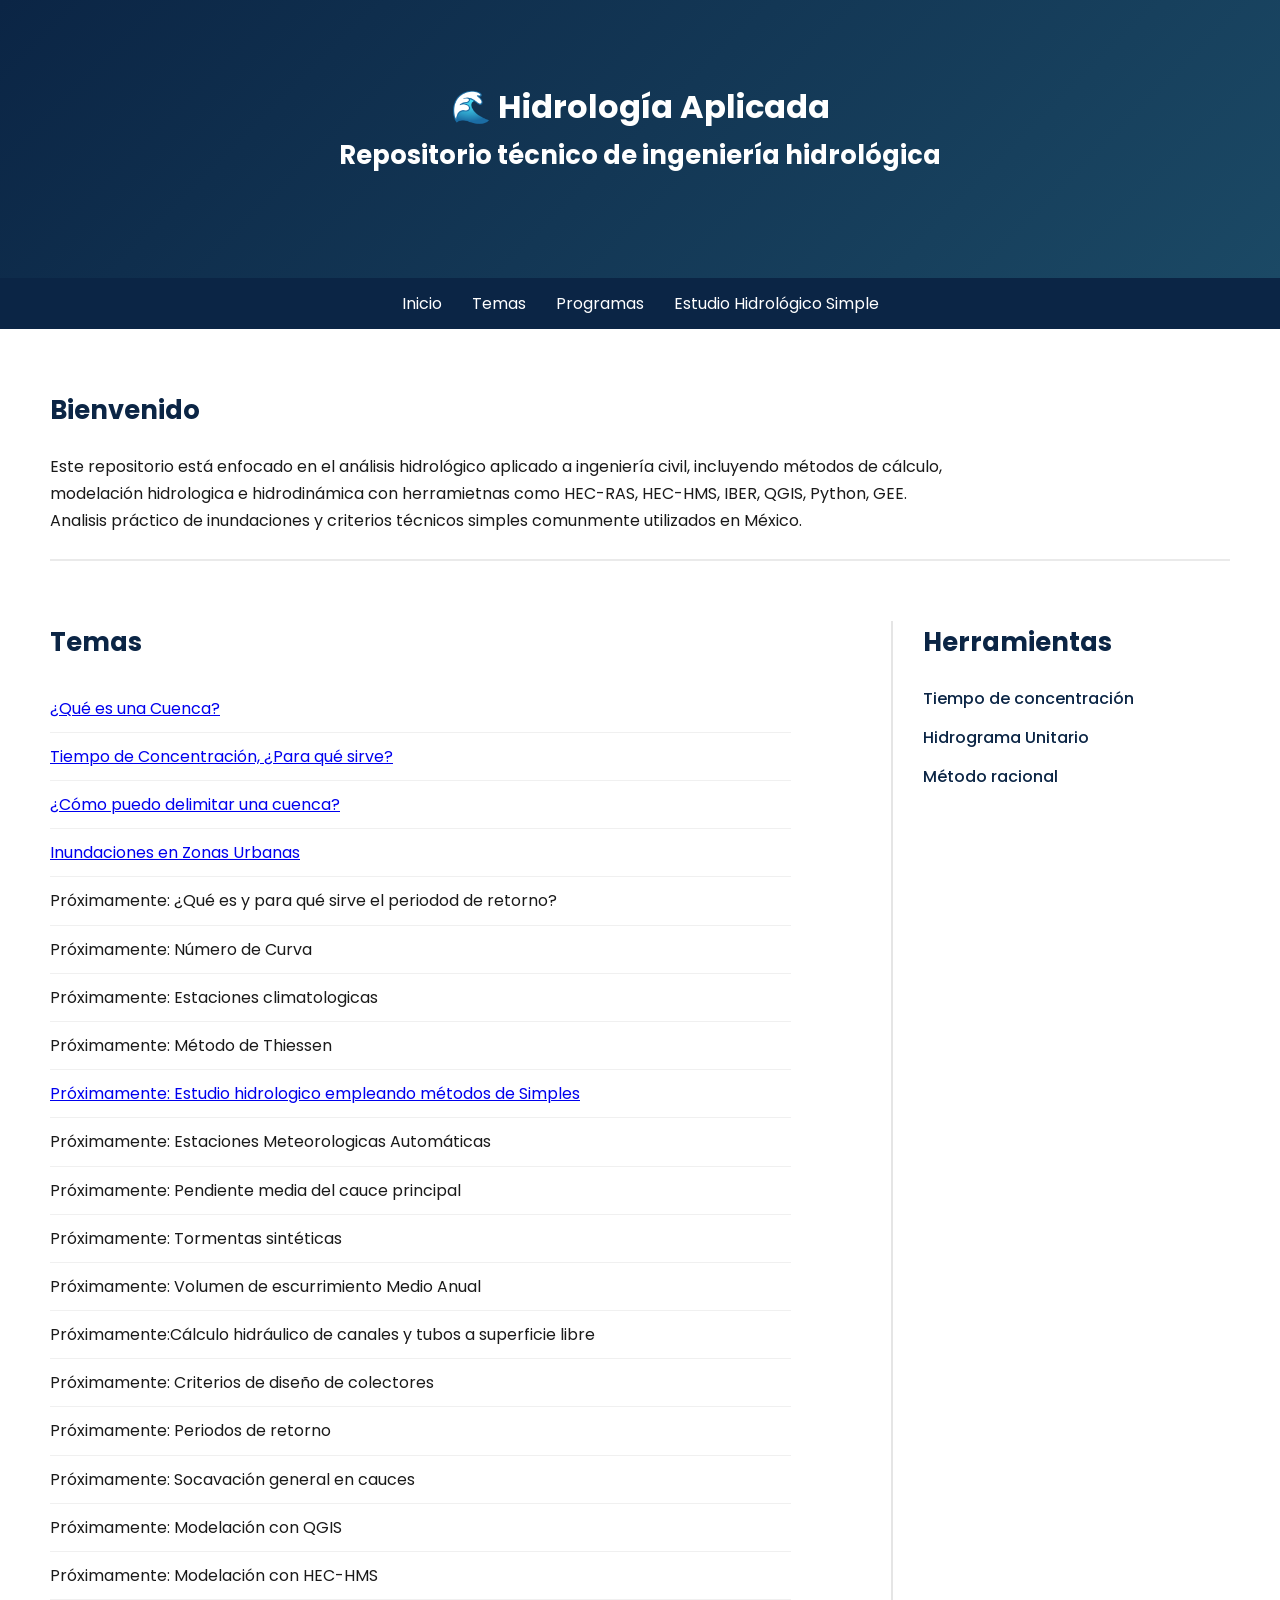
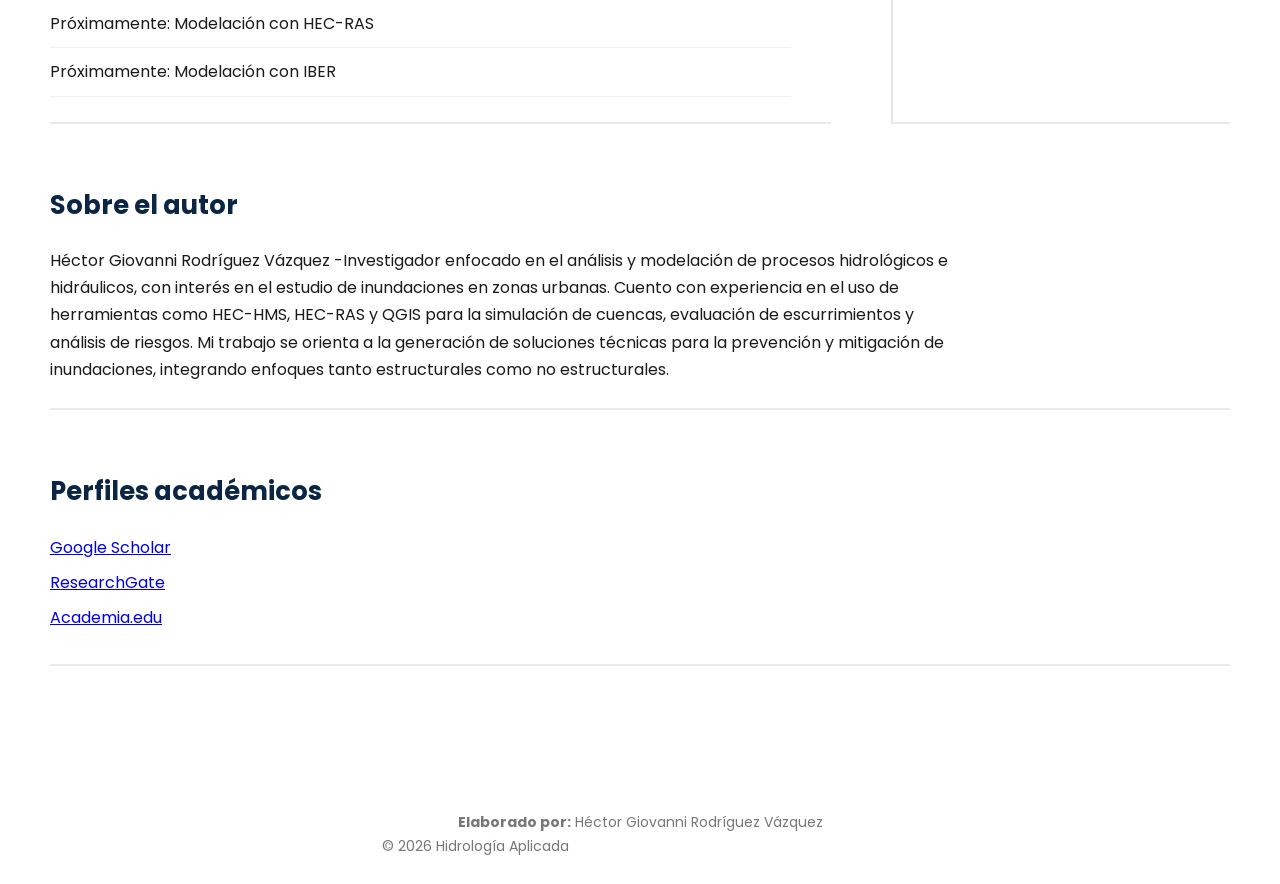
<file: index.html>
<!DOCTYPE html>
<html lang="es">
<head>
    <meta charset="UTF-8">
    <title>Hidrología Aplicada</title>

    <meta name="viewport" content="width=device-width, initial-scale=1.0">

    <!-- Fuente -->
    <link href="https://fonts.googleapis.com/css2?family=Poppins:wght@300;400;600&display=swap" rel="stylesheet">

    <!-- CSS -->
    <link rel="stylesheet" href="estilos.css?v=1">
</head>

<body>

<header>
    <h1>🌊 Hidrología Aplicada</h1>
    <h2>Repositorio técnico de ingeniería hidrológica</h2>
</header>

<nav>
    <a href="index.html">Inicio</a>
    <a href="#">Temas</a>
    <a href="#">Programas</a>
    <a href="posts/EstudioHidrologico.html">Estudio Hidrológico Simple</a>
</nav>

<div class="container">

    <div class="card bienvenida">
        <h2>Bienvenido</h2>
        <p>
            Este repositorio está enfocado en el análisis hidrológico aplicado a ingeniería civil,
            incluyendo métodos de cálculo, modelación hidrologica e hidrodinámica con herramietnas como 
            HEC-RAS, HEC-HMS, IBER, QGIS, Python, GEE. Analisis práctico de inundaciones y criterios técnicos simples comunmente utilizados en México.
        </p>
    </div>

    <div class="card temas">
        <h2>Temas</h2>
        <ul>
              <li><a href="posts/CuencaHidrologica.html">¿Qué es una Cuenca? </a>  </li>
          
            <li><a href="posts/tc.html">Tiempo de Concentración, ¿Para qué sirve? </a>
            </li>
              <li><a href="posts/DelimitarCuencaQGIS.html">¿Cómo puedo delimitar una cuenca? </a>
            </li>
            <li><a href="posts/InundacionesUrbanas.html">Inundaciones en Zonas Urbanas </a>
            </li>
            <li>Próximamente: ¿Qué es y para qué sirve el periodod de retorno? </li>
            
             <li>Próximamente: Número de Curva</li>
             <li>Próximamente: Estaciones climatologicas</li>
            <li>Próximamente: Método de Thiessen</li>
            <li><a href="posts/EstudioHidrologico.html">Próximamente: Estudio hidrologico empleando métodos de Simples </a></li>
            <li>Próximamente: Estaciones Meteorologicas Automáticas</li>
            <li>Próximamente: Pendiente media del cauce principal</li>
            <li>Próximamente: Tormentas sintéticas</li>
            <li>Próximamente: Volumen de escurrimiento Medio Anual </li>
            <li>Próximamente:Cálculo hidráulico de canales y tubos a superficie libre</li>
            <li>Próximamente: Criterios de diseño de colectores</li>
            <li>Próximamente: Periodos de retorno</li>
            <li>Próximamente: Socavación general en cauces</li>
             <li>Próximamente: Modelación con QGIS</li>
             <li>Próximamente: Modelación con HEC-HMS</li>
            <li>Próximamente: Modelación con HEC-RAS</li>
            <li>Próximamente: Modelación con IBER</li>
        </ul>
    </div>

    <div class="card herramientas">
        <h2>Herramientas</h2>
        <ul class="tools-list">
            <li><a href="posts/tc_calculo.html">Tiempo de concentración</a></li>
            <li><a href="#">Hidrograma Unitario</a></li>
            <li><a href="#">Método racional</a></li>
        </ul>
    </div>

    <div class="card autor">
        <h2>Sobre el autor</h2>
        <p>
            Héctor Giovanni Rodríguez Vázquez -Investigador enfocado en el análisis y modelación de procesos hidrológicos e hidráulicos, con interés en el estudio de inundaciones en zonas urbanas. 
            Cuento con experiencia en el uso de herramientas como HEC-HMS, HEC-RAS y QGIS para la simulación de cuencas, evaluación de escurrimientos y análisis de riesgos. 
            Mi trabajo se orienta a la generación de soluciones técnicas para la prevención y mitigación de inundaciones, integrando enfoques tanto estructurales como no estructurales.
        </p>
    </div>

    <div class="card perfiles">
        <h2>Perfiles académicos</h2>

        <ul>
            <li><a href="https://scholar.google.com/citations?user=2wugn1EAAAAJ&hl=es" target="_blank">Google Scholar</a></li>
            <li><a href="https://www.researchgate.net/profile/Hector-Giovanni-Vazquez" target="_blank">ResearchGate</a></li>
            <li><a href="https://unam1.academia.edu/HECTORGIOVANNIRODRIGUEZVAZQUEZ" target="_blank">Academia.edu</a></li>
        </ul>
    </div>

</div>

<footer>
     <strong>Elaborado por:</strong> Héctor Giovanni Rodríguez Vázquez <br>
     <p>© 2026 Hidrología Aplicada</p>
</footer>

</body>
</html>
</file>
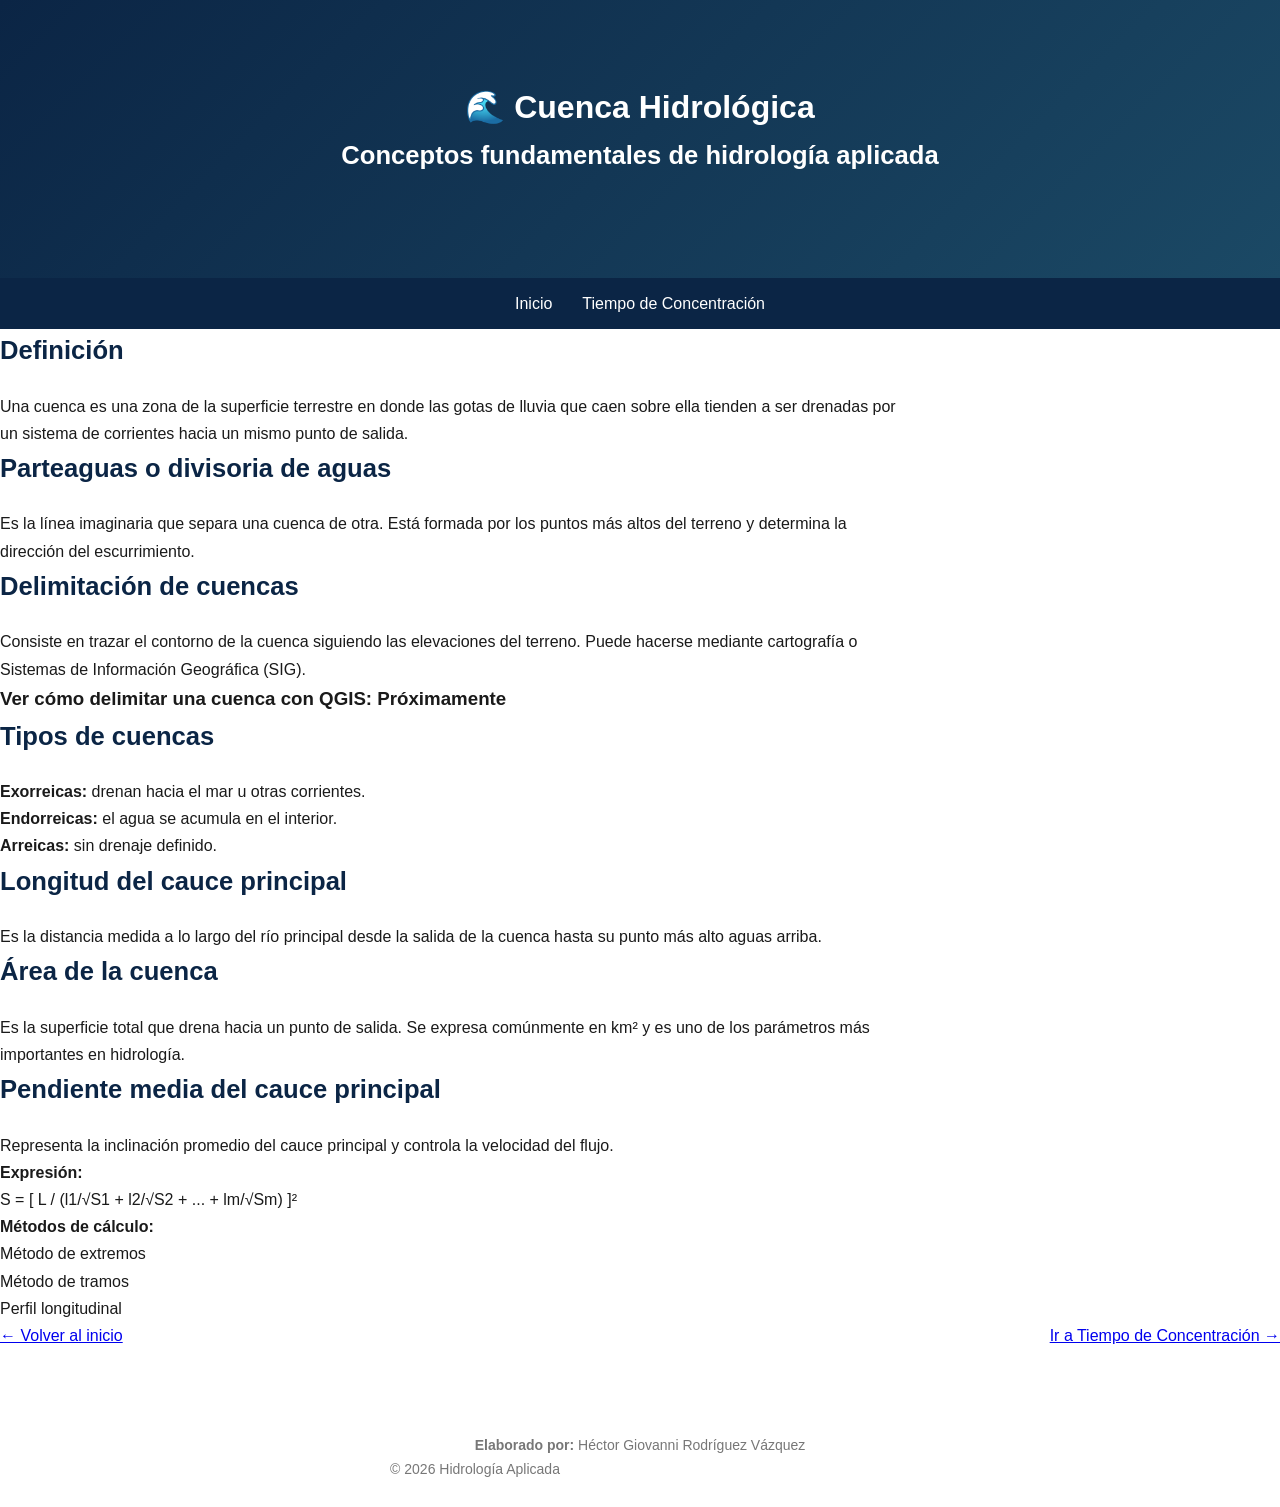
<file: posts/CuencaHidrologica.html>
<!DOCTYPE html>
<html lang="es">
<head>
    <meta charset="UTF-8">
    <title>Cuenca Hidrológica</title>

    <!-- 🔹 CSS GLOBAL -->
    <link rel="stylesheet" href="../estilos.css">
</head>

<body>

<header>
    <h1>🌊 Cuenca Hidrológica</h1>
    <h2>Conceptos fundamentales de hidrología aplicada</h2>
</header>

<nav>
    <a href="../index.html">Inicio</a>
    <a href="tc.html">Tiempo de Concentración</a>
</nav>

<!-- 🔹 DEFINICIÓN -->
<section>
    <div class="contenido">
        <h2>Definición</h2>
        <p>
            Una cuenca es una zona de la superficie terrestre en donde las gotas de lluvia
            que caen sobre ella tienden a ser drenadas por un sistema de corrientes hacia
            un mismo punto de salida.
        </p>
    </div>
</section>

<!-- 🔹 PARTEAGUAS -->
<section>
    <div class="contenido">
        <h2>Parteaguas o divisoria de aguas</h2>
        <p>
            Es la línea imaginaria que separa una cuenca de otra. Está formada por los puntos
            más altos del terreno y determina la dirección del escurrimiento.
        </p>
    </div>
</section>

<!-- 🔹 DELIMITACIÓN -->
<section>
    <div class="contenido">
        <h2>Delimitación de cuencas</h2>
        <p>
            Consiste en trazar el contorno de la cuenca siguiendo las elevaciones del terreno.
            Puede hacerse mediante cartografía o Sistemas de Información Geográfica (SIG).
        </p>

        <h3>Ver cómo delimitar una cuenca con QGIS: Próximamente</h3>
    </div>
</section>

<!-- 🔹 TIPOS -->
<section>
    <div class="contenido">
        <h2>Tipos de cuencas</h2>
        <ul>
            <li><b>Exorreicas:</b> drenan hacia el mar u otras corrientes.</li>
            <li><b>Endorreicas:</b> el agua se acumula en el interior.</li>
            <li><b>Arreicas:</b> sin drenaje definido.</li>
        </ul>
    </div>
</section>

<!-- 🔹 LONGITUD -->
<section>
    <div class="contenido">
        <h2>Longitud del cauce principal</h2>
        <p>
            Es la distancia medida a lo largo del río principal desde la salida de la cuenca
            hasta su punto más alto aguas arriba.
        </p>
    </div>
</section>

<!-- 🔹 ÁREA -->
<section>
    <div class="contenido">
        <h2>Área de la cuenca</h2>
        <p>
            Es la superficie total que drena hacia un punto de salida. Se expresa
            comúnmente en km² y es uno de los parámetros más importantes en hidrología.
        </p>
    </div>
</section>

<!-- 🔹 PENDIENTE -->
<section>
    <div class="contenido">
        <h2>Pendiente media del cauce principal</h2>
        <p>
            Representa la inclinación promedio del cauce principal y controla la velocidad del flujo.
        </p>

        <p><b>Expresión:</b></p>
        <p>S = [ L / (l1/√S1 + l2/√S2 + ... + lm/√Sm) ]²</p>

        <p><b>Métodos de cálculo:</b></p>
        <ul>
            <li>Método de extremos</li>
            <li>Método de tramos</li>
            <li>Perfil longitudinal</li>
        </ul>
    </div>
</section>

<!-- 🔹 NAVEGACIÓN -->
<section>
    <div class="contenido" style="display:flex; justify-content:space-between;">
        <a href="../index.html">← Volver al inicio</a>
        <a href="tc.html">Ir a Tiempo de Concentración →</a>
    </div>
</section>

<!-- 🔹 FOOTER -->
<footer>
    <div class="contenido">
        <strong>Elaborado por:</strong> Héctor Giovanni Rodríguez Vázquez
        <p>© 2026 Hidrología Aplicada</p>
    </div>
</footer>

</body>
</html>
</file>
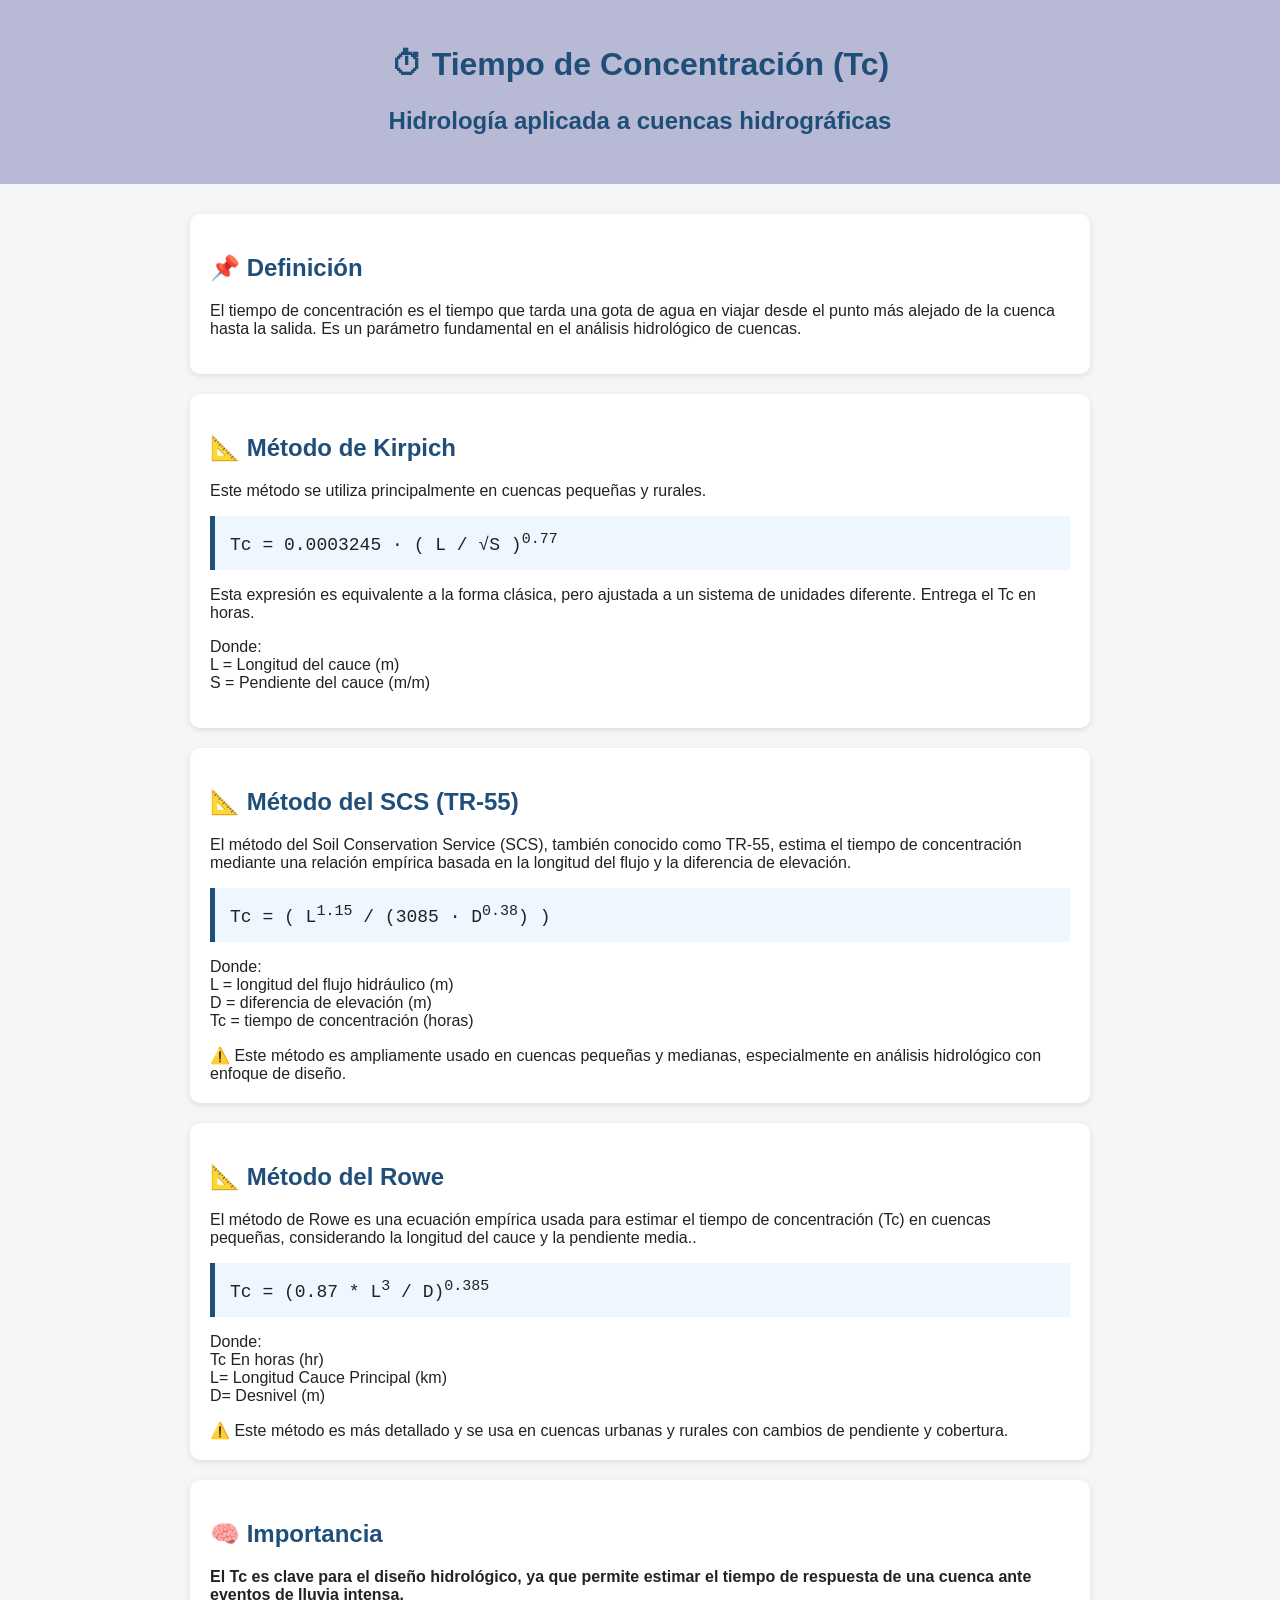
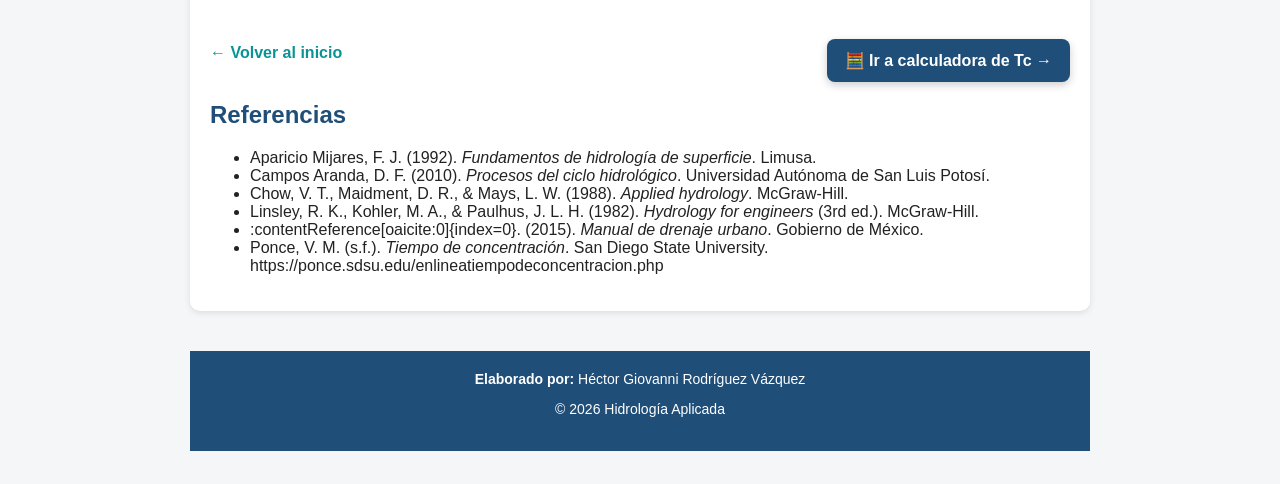
<file: posts/tc.html>
<!DOCTYPE html>
<html lang="es">
<head>
    <meta charset="UTF-8">
    <title>Tiempo de Concentración (Tc)</title>

    <style>
        body {
            font-family: Arial, sans-serif;
            margin: 0;
            background-color: #f4f6f8;
            color: #222;
        }

        header {
            background-color:  #b8b9d4;
            color: white;
            padding: 25px;
            text-align: center;
        }

        .container {
            max-width: 900px;
            margin: auto;
            padding: 30px;
        }

        .card {
            background: white;
            padding: 20px;
            margin-bottom: 20px;
            border-radius: 10px;
            box-shadow: 0 2px 6px rgba(0,0,0,0.1);
        }

        h1, h2 {
            color: #1f4e79;
        }

        .formula {
            background: #eef6ff;
            padding: 15px;
            border-left: 5px solid #1f4e79;
            font-family: monospace;
            font-size: 18px;
        }

        a {
            color: #0a9396;
            text-decoration: none;
            font-weight: bold;
        }

        a:hover {
            text-decoration: underline;
        }

        .back {
            margin-top: 20px;
            display: inline-block;
        }

        .footer {
    text-align: center;
    padding: 20px;
    margin-top: 40px;
    background: #1f4e79;
    color: white;
    font-size: 14px;
}
    .btn-calculadora {
    display: inline-block;
    background: #1f4e79;
    color: white;
    padding: 12px 18px;
    border-radius: 8px;
    font-weight: bold;
    text-decoration: none;
    margin-top: 15px;
    box-shadow: 0 3px 8px rgba(0,0,0,0.2);
    transition: 0.3s;
}

.btn-calculadora:hover {
    background: #163a5c;
    transform: translateY(-2px);
}

        .btn-wrapper {
    display: flex;
    justify-content: flex-end;
    margin-top: 15px;
}

        .btn-container {
    display: flex;
    justify-content: space-between;
    align-items: center;
    margin-top: 20px;
        {
    </style>
</head>

<body>

<header>
    <h1>⏱ Tiempo de Concentración (Tc)</h1>
    <h2><p>Hidrología aplicada a cuencas hidrográficas</p></h2>
</header>

<div class="container">

    <div class="card">
        <h2>📌 Definición</h2>
        <p>
            El tiempo de concentración es el tiempo que tarda una gota de agua en viajar
            desde el punto más alejado de la cuenca hasta la salida.
            Es un parámetro fundamental en el análisis hidrológico de cuencas.
        </p>
    </div>

    <div class="card">
        <h2>📐 Método de Kirpich</h2>
        <p>
            Este método se utiliza principalmente en cuencas pequeñas y rurales.
        </p>

        <div class="formula">
        Tc = 0.0003245 · ( L / √S )<sup>0.77</sup>
        </div>

        <p>
        Esta expresión es equivalente a la forma clásica, pero ajustada a un sistema de unidades diferente. 
        Entrega el Tc en horas.
        </p>
        <p>
            Donde:<br>
            L = Longitud del cauce (m)<br>
            S = Pendiente del cauce (m/m)
        </p>
    </div>


    <div class="card">
    <h2>📐 Método del SCS (TR-55)</h2>

    <p>
        El método del Soil Conservation Service (SCS), también conocido como TR-55,
        estima el tiempo de concentración mediante una relación empírica basada en
        la longitud del flujo y la diferencia de elevación.
    </p>

    <div class="formula">
        Tc = ( L<sup>1.15</sup> / (3085 · D<sup>0.38</sup>) )
    </div>

    <p>
        Donde:<br>
        L = longitud del flujo hidráulico (m)<br>
        D = diferencia de elevación (m)<br>
        Tc = tiempo de concentración (horas)
    </p>

    <div class="highlight">
        ⚠️ Este método es ampliamente usado en cuencas pequeñas y medianas, especialmente en análisis hidrológico con enfoque de diseño.
    </div>
</div>

    <div class="card">
    <h2>📐 Método del Rowe </h2>

    <p>
        El método de Rowe es una ecuación empírica usada para estimar el tiempo de concentración (Tc) en cuencas pequeñas, considerando la longitud del cauce y la pendiente media..
    </p>

    <div class="formula">
        Tc = (0.87 * L<sup>3</sup> / D)<sup>0.385</sup>
    </div>

    <p>
        Donde:<br>
        Tc En horas (hr)<br>
        L= Longitud Cauce Principal (km)<br>
        D= Desnivel (m)
    </p>

    <div class="highlight">
        ⚠️ Este método es más detallado y se usa en cuencas urbanas y rurales con cambios de pendiente y cobertura.
    </div>
  </div>

    <div class="card">
        <h2>🧠 Importancia</h2>
        <p>
          <b>El Tc es clave para el diseño hidrológico, ya que permite estimar el tiempo de respuesta
            de una cuenca ante eventos de lluvia intensa. </b>  
        </p>
<div class="btn-container">
  <a href="/Hidrologia-aplicada/index.html">← Volver al inicio</a>

    <a class="btn-calculadora" href="tc_calculo.html">
        🧮 Ir a calculadora de Tc →
    </a>
</div>
<section>
  <h2>Referencias</h2>
  <ul>
    <li>Aparicio Mijares, F. J. (1992). <i>Fundamentos de hidrología de superficie</i>. Limusa.</li>
    
    <li>Campos Aranda, D. F. (2010). <i>Procesos del ciclo hidrológico</i>. Universidad Autónoma de San Luis Potosí.</li>
    
    <li>Chow, V. T., Maidment, D. R., & Mays, L. W. (1988). <i>Applied hydrology</i>. McGraw-Hill.</li>
    
    <li>Linsley, R. K., Kohler, M. A., & Paulhus, J. L. H. (1982). <i>Hydrology for engineers</i> (3rd ed.). McGraw-Hill.</li>
    
    <li>:contentReference[oaicite:0]{index=0}. (2015). <i>Manual de drenaje urbano</i>. Gobierno de México.</li>
    
    <li>Ponce, V. M. (s.f.). <i>Tiempo de concentración</i>. San Diego State University. https://ponce.sdsu.edu/enlineatiempodeconcentracion.php</li>
  </ul>
</section>
        
</div>
<footer class="footer">
        <strong>Elaborado por:</strong> Héctor Giovanni Rodríguez Vázquez <br>
        <p>© 2026 Hidrología Aplicada</p>
</footer>

</body>
</html>
</file>
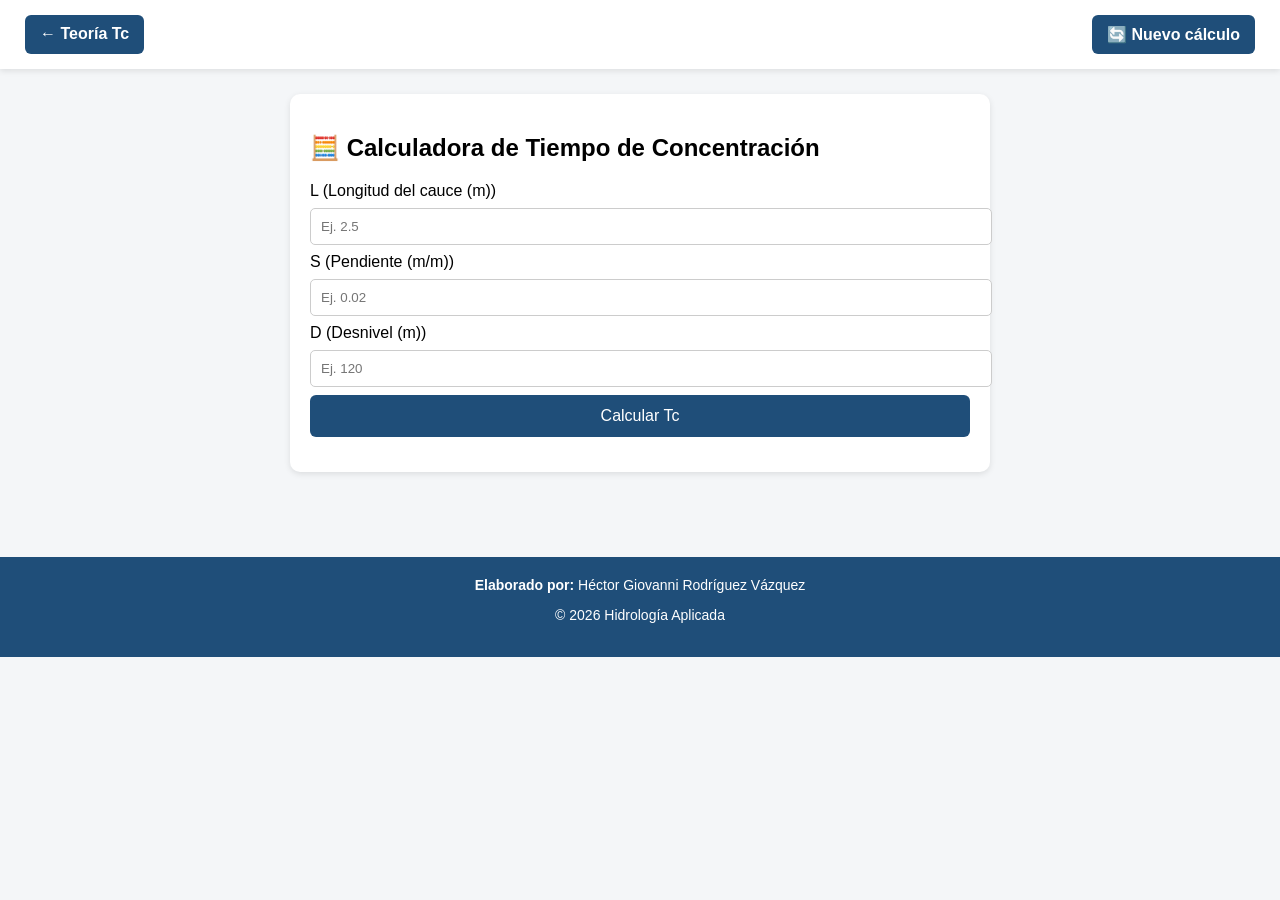
<file: posts/tc_calculo.html>
<!DOCTYPE html>
<html lang="es">
<head>
<meta charset="UTF-8">
<title>Calculadora de Tc</title>

<style>
body {
    font-family: Arial;
    background: #f4f6f8;
    margin: 0;
}

/* 🔵 Navegación */
.nav {
    display: flex;
    justify-content: space-between;
    padding: 15px 25px;
    background: white;
    box-shadow: 0 2px 6px rgba(0,0,0,0.1);
}

.nav a {
    background: #1f4e79;
    color: white;
    padding: 10px 15px;
    border-radius: 6px;
    text-decoration: none;
    font-weight: bold;
}

.nav a:hover {
    background: #163a5c;
}

/* 📦 Contenedor */
.container {
    max-width: 700px;
    margin: auto;
    padding: 25px;
}

/* 🧾 Tarjeta */
.card {
    background: white;
    padding: 20px;
    border-radius: 10px;
    box-shadow: 0 2px 6px rgba(0,0,0,0.1);
    margin-bottom: 20px;
}

/* 📥 Inputs */
input {
    width: 100%;
    padding: 10px;
    margin: 8px 0;
    border: 1px solid #ccc;
    border-radius: 5px;
}

/* 🔘 Botón */
button {
    background: #1f4e79;
    color: white;
    border: none;
    padding: 12px;
    width: 100%;
    cursor: pointer;
    border-radius: 6px;
    font-size: 16px;
}

button:hover {
    background: #163a5c;
}

/* 📊 Resultado */
.result {
    margin-top: 15px;
    font-weight: bold;
    line-height: 1.6;
}

   .footer {
    text-align: center;
    padding: 20px;
    margin-top: 40px;
    background: #1f4e79;
    color: white;
    font-size: 14px;
} 
</style>
</head>

<body>

<!-- 🔵 NAVEGACIÓN -->
<div class="nav">
    <a href="tc.html">← Teoría Tc</a>
    <a href="tc_calculo.html">🔄 Nuevo cálculo</a>
</div>

<div class="container">

    <div class="card">
        <h2>🧮 Calculadora de Tiempo de Concentración</h2>

        <label>L (Longitud del cauce (m))</label>
        <input type="number" id="L" placeholder="Ej. 2.5">

        <label>S (Pendiente (m/m))</label>
        <input type="number" id="S" placeholder="Ej. 0.02">

        <label>D (Desnivel (m))</label>
        <input type="number" id="D" placeholder="Ej. 120">

        <button onclick="calcular()">Calcular Tc</button>

        <div class="result" id="resultado"></div>
    </div>

</div>

<script>
function calcular() {

    let L = parseFloat(document.getElementById("L").value);
    let S = parseFloat(document.getElementById("S").value);
    let D = parseFloat(document.getElementById("D").value);

    if (isNaN(L) || isNaN(S) || isNaN(D)) {
        document.getElementById("resultado").innerHTML =
        "⚠️ Ingresa todos los valores correctamente.";
        return;
    }

    // 🔹 Kirpich (corregido)
    let Tc_kirpich = 0.000325 * Math.pow(L / Math.sqrt(S), 0.77);

    // 🔹 SCS (TR-55)
    let Tc_scs = Math.pow(L, 1.15) / (3085 * Math.pow(D, 0.38));

    // 🔹 Rowe
    let Tc_rowe = Math.pow((0.87 * Math.pow(L/1000, 3) / D), 0.385);

    document.getElementById("resultado").innerHTML =
        "⏱ Kirpich: " + Tc_kirpich.toFixed(2) + " hr<br>" +
        "⏱ SCS: " + Tc_scs.toFixed(2) + " hr<br>" +
        "⏱ Rowe: " + Tc_rowe.toFixed(2) + " hr";
}
</script>
<!-- 👣 FOOTER -->
<footer class="footer">
    <strong>Elaborado por:</strong> Héctor Giovanni Rodríguez Vázquez <br>
        <p>© 2026 Hidrología Aplicada</p>
</footer>
</body>
</html>
</file>
<file: estilos.css>
/* ===============================
   RESET
=============================== */
* {
    margin: 0;
    padding: 0;
    box-sizing: border-box;
}

/* ===============================
   BODY
=============================== */
body {
    font-family: 'Poppins', sans-serif;
    background: #ffffff;
    color: #1a1a1a;
    line-height: 1.7;
}

/* ===============================
   HEADER
=============================== */
header {
    background: linear-gradient(135deg, #0b2545, #1b4965);
    color: white;
    padding: 80px 20px;
    text-align: center;
}

header h1, header h2 {
    color: white;
}

/* ===============================
   NAV
=============================== */
nav {
    background: #0b2545;
    display: flex;
    justify-content: center;
    gap: 30px;
    padding: 12px;
}

nav a {
    color: white;
    text-decoration: none;
}

nav a:hover {
    color: #00b4d8;
}

/* ===============================
   CONTENEDOR (ANCHO PRO)
=============================== */
.container {
    width: 100%;
    max-width: 1500px;
    margin: auto;
    padding: 60px 50px;

    display: grid;
    grid-template-columns: 2.3fr 1fr;
    grid-template-areas:
        "bienvenida bienvenida"
        "temas herramientas"
        "autor autor"
        "perfiles perfiles";
    gap: 60px;
}

/* ===============================
   ÁREAS
=============================== */
.bienvenida { grid-area: bienvenida; }
.temas { grid-area: temas; }
.herramientas { grid-area: herramientas; }
.autor { grid-area: autor; }
.perfiles { grid-area: perfiles; }

/* ===============================
   🔥 BLOQUES COMO RENGLONES
=============================== */
.card {
    padding-bottom: 25px;
    border-bottom: 2px solid #eaeaea;
}

/* ===============================
   TITULOS
=============================== */
h2 {
    font-size: 1.6em;
    color: #0b2545;
    margin-bottom: 20px;
}

/* ===============================
   TEXTO
=============================== */
p {
    max-width: 900px;
}

/* ===============================
   TEMAS (LISTA LIMPIA)
=============================== */
.temas {
    padding-right: 40px;
}

.temas ul {
    list-style: none;
    padding: 0;
}

.temas li {
    padding: 10px 0;
    border-bottom: 1px solid #f0f0f0;
}

/* ===============================
   HERRAMIENTAS (TIPO PANEL)
=============================== */
.herramientas {
    padding-left: 30px;
    border-left: 2px solid #e5e5e5;
}

.tools-list {
    list-style: none;
    padding: 0;
}

.tools-list li {
    margin-bottom: 12px;
}

.tools-list a {
    text-decoration: none;
    color: #0b2545;
    font-weight: 500;
}

.tools-list a:hover {
    text-decoration: underline;
}

/* ===============================
   PERFILES
=============================== */
.perfiles ul {
    list-style: none;
    padding: 0;
}

.perfiles li {
    margin-bottom: 8px;
}

/* ===============================
   FOOTER
=============================== */
footer {
    margin-top: 60px;
    padding: 25px;
    text-align: center;
    color: #777;
    font-size: 14px;
}

/* ===============================
   RESPONSIVE
=============================== */
@media (max-width: 900px) {
    .container {
        grid-template-columns: 1fr;
        padding: 30px;
        grid-template-areas:
            "bienvenida"
            "temas"
            "herramientas"
            "autor"
            "perfiles";
    }

    .herramientas {
        border-left: none;
        padding-left: 0;
    }
}
</file>
